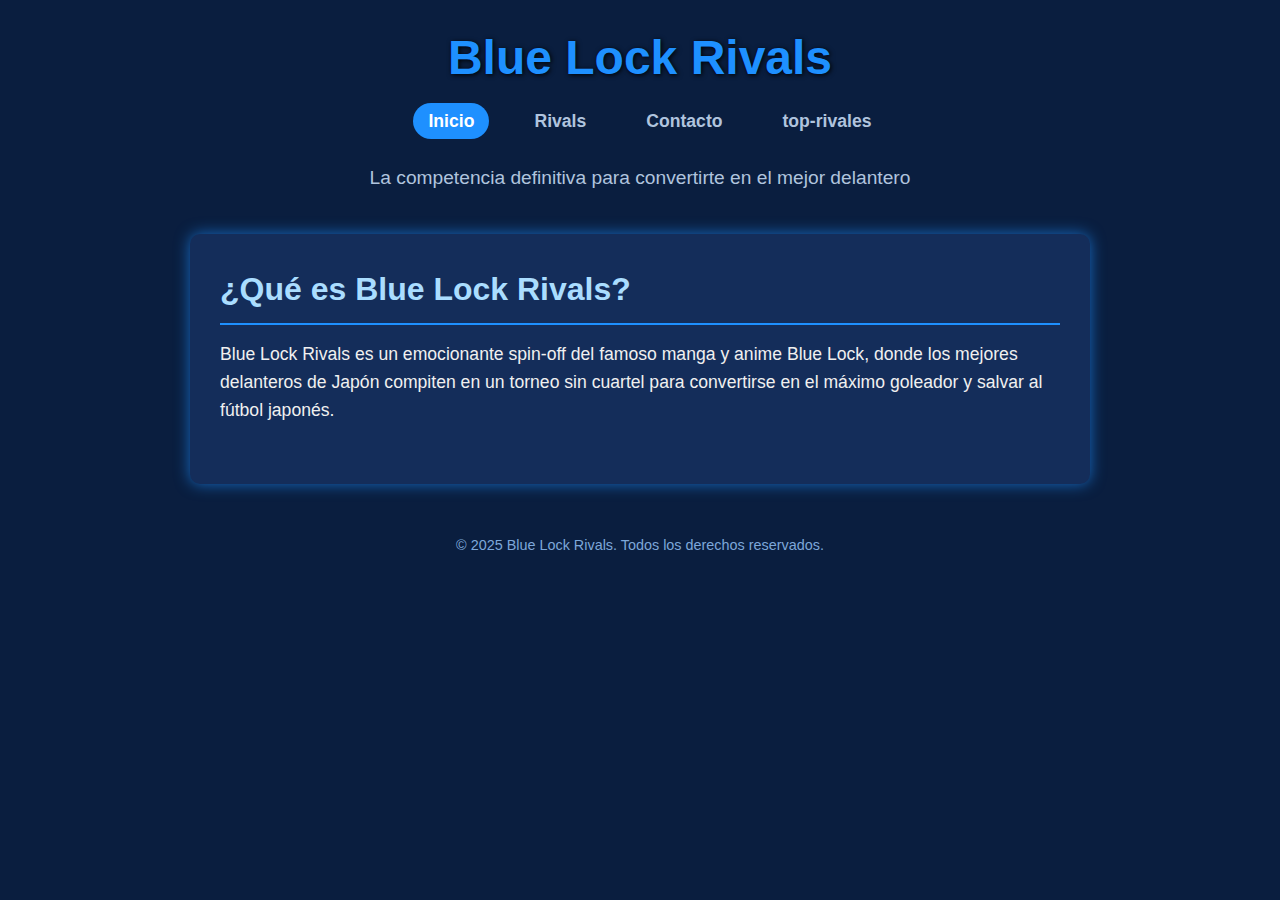
<file: index.html>
<!DOCTYPE html>
<html lang="es">
<head>
    <meta charset="UTF-8" />
    <meta name="viewport" content="width=device-width, initial-scale=1" />
    <title>Blue Lock Rivals - Inicio</title>
    <link rel="stylesheet" href="styles.css" />
</head>
<body>
    <header>
        <h1>Blue Lock Rivals</h1>
        <nav>
            <ul class="nav-list">
                <li><a href="index.html" class="active">Inicio</a></li>
                <li><a href="rivals.html">Rivals</a></li>
                <li><a href="contacte.html">Contacto</a></li>
                <li><a href="top.html">top-rivales</a></li>
            </ul>
        </nav>
        <p>La competencia definitiva para convertirte en el mejor delantero</p>
    </header>

    <main>
        <section id="introduccion">
            <h2>¿Qué es Blue Lock Rivals?</h2>
            <p>
                Blue Lock Rivals es un emocionante spin-off del famoso manga y anime Blue Lock,
                donde los mejores delanteros de Japón compiten en un torneo sin cuartel para convertirse en el máximo goleador y salvar al fútbol japonés.
            </p>
        </section>
    </main>

    <footer>
        &copy; 2025 Blue Lock Rivals. Todos los derechos reservados.
    </footer>
</body>
</html>
</file>
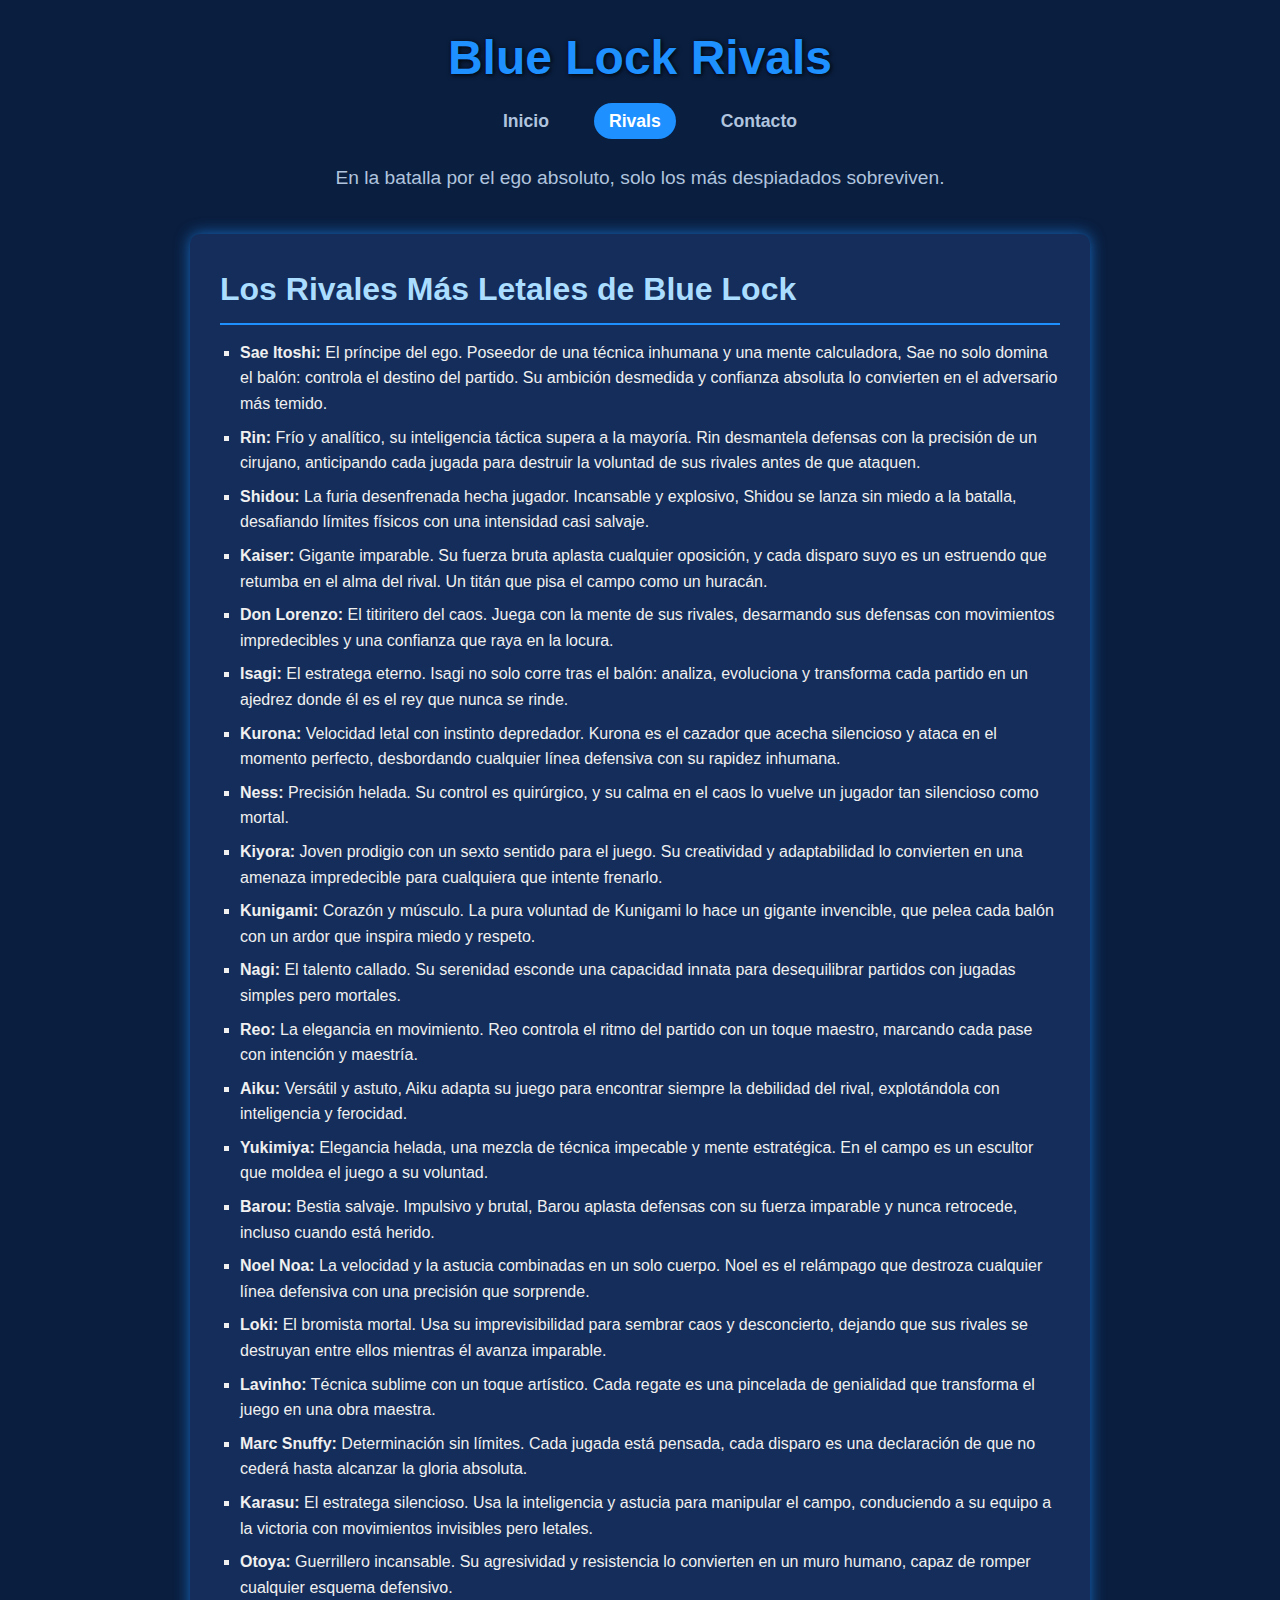
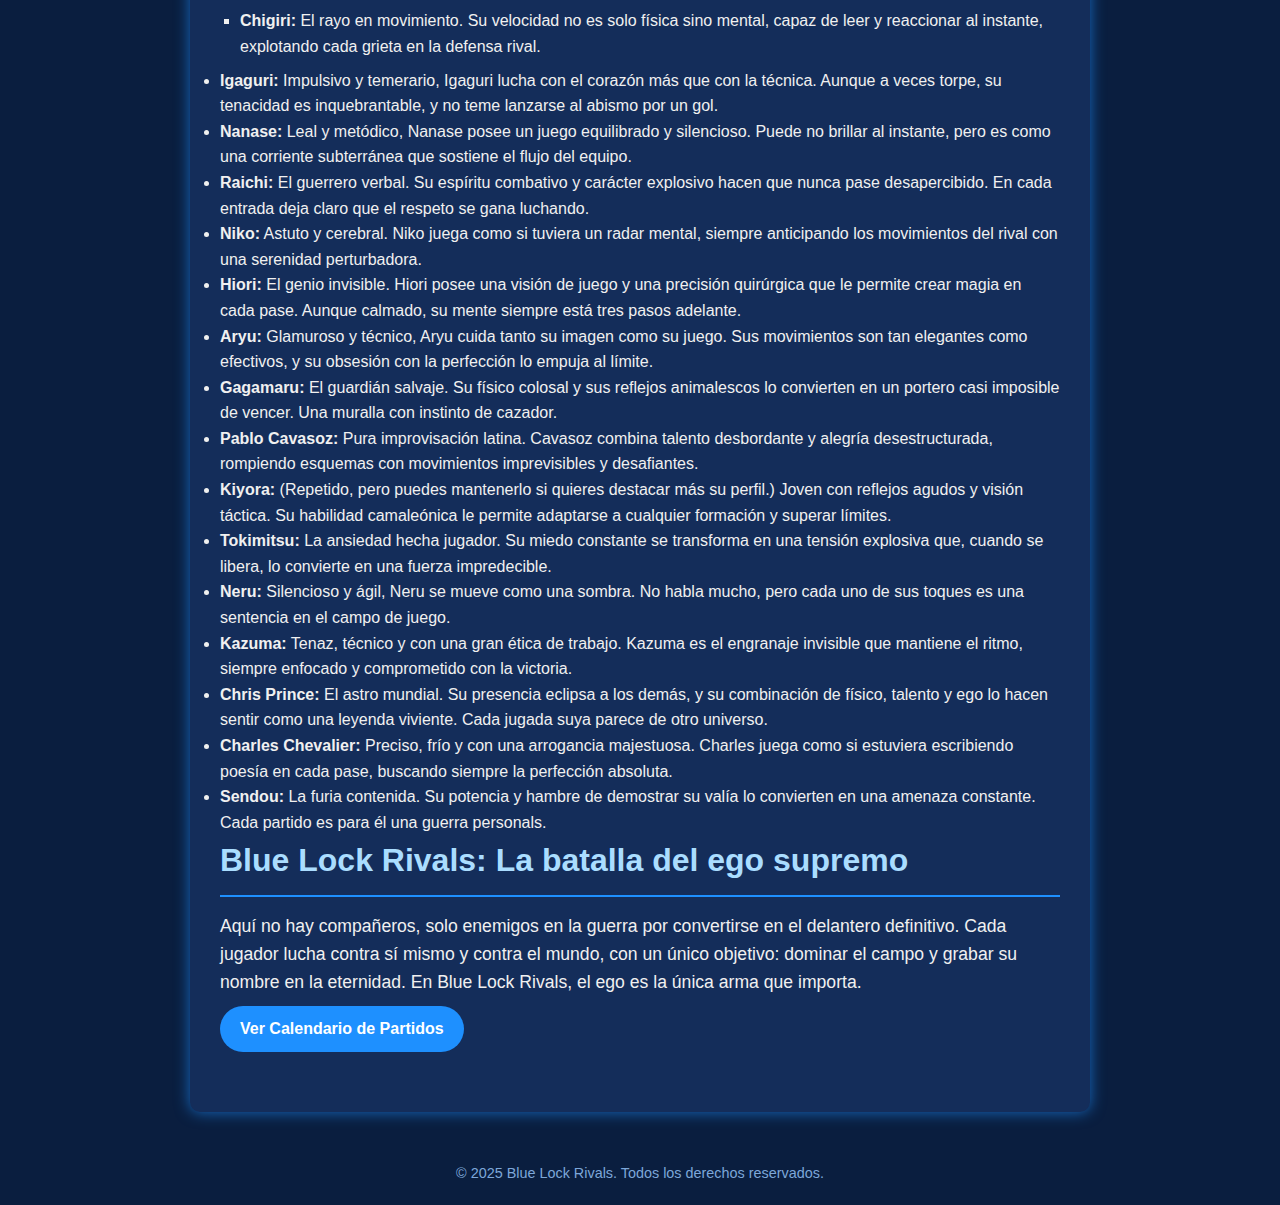
<file: rivals.html>
<!DOCTYPE html>
<html lang="es">
<head>
  <meta charset="UTF-8" />
  <meta name="viewport" content="width=device-width, initial-scale=1" />
  <title>Blue Lock Rivals - Rivales</title>
  <link rel="stylesheet" href="styles.css" />
</head>
<body>
  <header>
    <h1>Blue Lock Rivals</h1>
    <nav>
      <ul class="nav-list">
        <li><a href="index.html">Inicio</a></li>
        <li><a href="rivals.html" class="active">Rivals</a></li>
        <li><a href="contacte.html">Contacto</a></li>
      </ul>
    </nav>
    <p>En la batalla por el ego absoluto, solo los más despiadados sobreviven.</p>
  </header>

  <main>
    <section id="personajes-principales">
      <h2>Los Rivales Más Letales de Blue Lock</h2>
      <ul>
        <li><strong>Sae Itoshi:</strong> El príncipe del ego. Poseedor de una técnica inhumana y una mente calculadora, Sae no solo domina el balón: controla el destino del partido. Su ambición desmedida y confianza absoluta lo convierten en el adversario más temido.</li>

        <li><strong>Rin:</strong> Frío y analítico, su inteligencia táctica supera a la mayoría. Rin desmantela defensas con la precisión de un cirujano, anticipando cada jugada para destruir la voluntad de sus rivales antes de que ataquen.</li>

        <li><strong>Shidou:</strong> La furia desenfrenada hecha jugador. Incansable y explosivo, Shidou se lanza sin miedo a la batalla, desafiando límites físicos con una intensidad casi salvaje.</li>

        <li><strong>Kaiser:</strong> Gigante imparable. Su fuerza bruta aplasta cualquier oposición, y cada disparo suyo es un estruendo que retumba en el alma del rival. Un titán que pisa el campo como un huracán.</li>

        <li><strong>Don Lorenzo:</strong> El titiritero del caos. Juega con la mente de sus rivales, desarmando sus defensas con movimientos impredecibles y una confianza que raya en la locura.</li>

        <li><strong>Isagi:</strong> El estratega eterno. Isagi no solo corre tras el balón: analiza, evoluciona y transforma cada partido en un ajedrez donde él es el rey que nunca se rinde.</li>

        <li><strong>Kurona:</strong> Velocidad letal con instinto depredador. Kurona es el cazador que acecha silencioso y ataca en el momento perfecto, desbordando cualquier línea defensiva con su rapidez inhumana.</li>

        <li><strong>Ness:</strong> Precisión helada. Su control es quirúrgico, y su calma en el caos lo vuelve un jugador tan silencioso como mortal.</li>

        <li><strong>Kiyora:</strong> Joven prodigio con un sexto sentido para el juego. Su creatividad y adaptabilidad lo convierten en una amenaza impredecible para cualquiera que intente frenarlo.</li>

        <li><strong>Kunigami:</strong> Corazón y músculo. La pura voluntad de Kunigami lo hace un gigante invencible, que pelea cada balón con un ardor que inspira miedo y respeto.</li>

        <li><strong>Nagi:</strong> El talento callado. Su serenidad esconde una capacidad innata para desequilibrar partidos con jugadas simples pero mortales.</li>

        <li><strong>Reo:</strong> La elegancia en movimiento. Reo controla el ritmo del partido con un toque maestro, marcando cada pase con intención y maestría.</li>

        <li><strong>Aiku:</strong> Versátil y astuto, Aiku adapta su juego para encontrar siempre la debilidad del rival, explotándola con inteligencia y ferocidad.</li>

        <li><strong>Yukimiya:</strong> Elegancia helada, una mezcla de técnica impecable y mente estratégica. En el campo es un escultor que moldea el juego a su voluntad.</li>

        <li><strong>Barou:</strong> Bestia salvaje. Impulsivo y brutal, Barou aplasta defensas con su fuerza imparable y nunca retrocede, incluso cuando está herido.</li>

        <li><strong>Noel Noa:</strong> La velocidad y la astucia combinadas en un solo cuerpo. Noel es el relámpago que destroza cualquier línea defensiva con una precisión que sorprende.</li>

        <li><strong>Loki:</strong> El bromista mortal. Usa su imprevisibilidad para sembrar caos y desconcierto, dejando que sus rivales se destruyan entre ellos mientras él avanza imparable.</li>

        <li><strong>Lavinho:</strong> Técnica sublime con un toque artístico. Cada regate es una pincelada de genialidad que transforma el juego en una obra maestra.</li>

        <li><strong>Marc Snuffy:</strong> Determinación sin límites. Cada jugada está pensada, cada disparo es una declaración de que no cederá hasta alcanzar la gloria absoluta.</li>

        <li><strong>Karasu:</strong> El estratega silencioso. Usa la inteligencia y astucia para manipular el campo, conduciendo a su equipo a la victoria con movimientos invisibles pero letales.</li>

        <li><strong>Otoya:</strong> Guerrillero incansable. Su agresividad y resistencia lo convierten en un muro humano, capaz de romper cualquier esquema defensivo.</li>

        <li><strong>Chigiri:</strong> El rayo en movimiento. Su velocidad no es solo física sino mental, capaz de leer y reaccionar al instante, explotando cada grieta en la defensa rival.</li>
      </ul>

      <li><strong>Igaguri:</strong> Impulsivo y temerario, Igaguri lucha con el corazón más que con la técnica. Aunque a veces torpe, su tenacidad es inquebrantable, y no teme lanzarse al abismo por un gol.</li>
      
      <li><strong>Nanase:</strong> Leal y metódico, Nanase posee un juego equilibrado y silencioso. Puede no brillar al instante, pero es como una corriente subterránea que sostiene el flujo del equipo.</li>
      
      <li><strong>Raichi:</strong> El guerrero verbal. Su espíritu combativo y carácter explosivo hacen que nunca pase desapercibido. En cada entrada deja claro que el respeto se gana luchando.</li>
      
      <li><strong>Niko:</strong> Astuto y cerebral. Niko juega como si tuviera un radar mental, siempre anticipando los movimientos del rival con una serenidad perturbadora.</li>
      
      <li><strong>Hiori:</strong> El genio invisible. Hiori posee una visión de juego y una precisión quirúrgica que le permite crear magia en cada pase. Aunque calmado, su mente siempre está tres pasos adelante.</li>
      
      <li><strong>Aryu:</strong> Glamuroso y técnico, Aryu cuida tanto su imagen como su juego. Sus movimientos son tan elegantes como efectivos, y su obsesión con la perfección lo empuja al límite.</li>
      
      <li><strong>Gagamaru:</strong> El guardián salvaje. Su físico colosal y sus reflejos animalescos lo convierten en un portero casi imposible de vencer. Una muralla con instinto de cazador.</li>
      
      <li><strong>Pablo Cavasoz:</strong> Pura improvisación latina. Cavasoz combina talento desbordante y alegría desestructurada, rompiendo esquemas con movimientos imprevisibles y desafiantes.</li>
      
      <li><strong>Kiyora:</strong> (Repetido, pero puedes mantenerlo si quieres destacar más su perfil.) Joven con reflejos agudos y visión táctica. Su habilidad camaleónica le permite adaptarse a cualquier formación y superar límites.</li>
      
      <li><strong>Tokimitsu:</strong> La ansiedad hecha jugador. Su miedo constante se transforma en una tensión explosiva que, cuando se libera, lo convierte en una fuerza impredecible.</li>
      
      <li><strong>Neru:</strong> Silencioso y ágil, Neru se mueve como una sombra. No habla mucho, pero cada uno de sus toques es una sentencia en el campo de juego.</li>
      
      <li><strong>Kazuma:</strong> Tenaz, técnico y con una gran ética de trabajo. Kazuma es el engranaje invisible que mantiene el ritmo, siempre enfocado y comprometido con la victoria.</li>
      
      <li><strong>Chris Prince:</strong> El astro mundial. Su presencia eclipsa a los demás, y su combinación de físico, talento y ego lo hacen sentir como una leyenda viviente. Cada jugada suya parece de otro universo.</li>
      
      <li><strong>Charles Chevalier:</strong> Preciso, frío y con una arrogancia majestuosa. Charles juega como si estuviera escribiendo poesía en cada pase, buscando siempre la perfección absoluta.</li>
      
      <li><strong>Sendou:</strong> La furia contenida. Su potencia y hambre de demostrar su valía lo convierten en una amenaza constante. Cada partido es para él una guerra personals.</li>
     
      <h2>Blue Lock Rivals: La batalla del ego supremo</h2>
      <p>
        Aquí no hay compañeros, solo enemigos en la guerra por convertirse en el delantero definitivo. Cada jugador lucha contra sí mismo y contra el mundo, con un único objetivo: dominar el campo y grabar su nombre en la eternidad. En Blue Lock Rivals, el ego es la única arma que importa.
      </p>
      <a href="#" class="btn">Ver Calendario de Partidos</a>
    </section>
  </main>

  <footer>
    &copy; 2025 Blue Lock Rivals. Todos los derechos reservados.
  </footer>
</body>
</html>
</file>
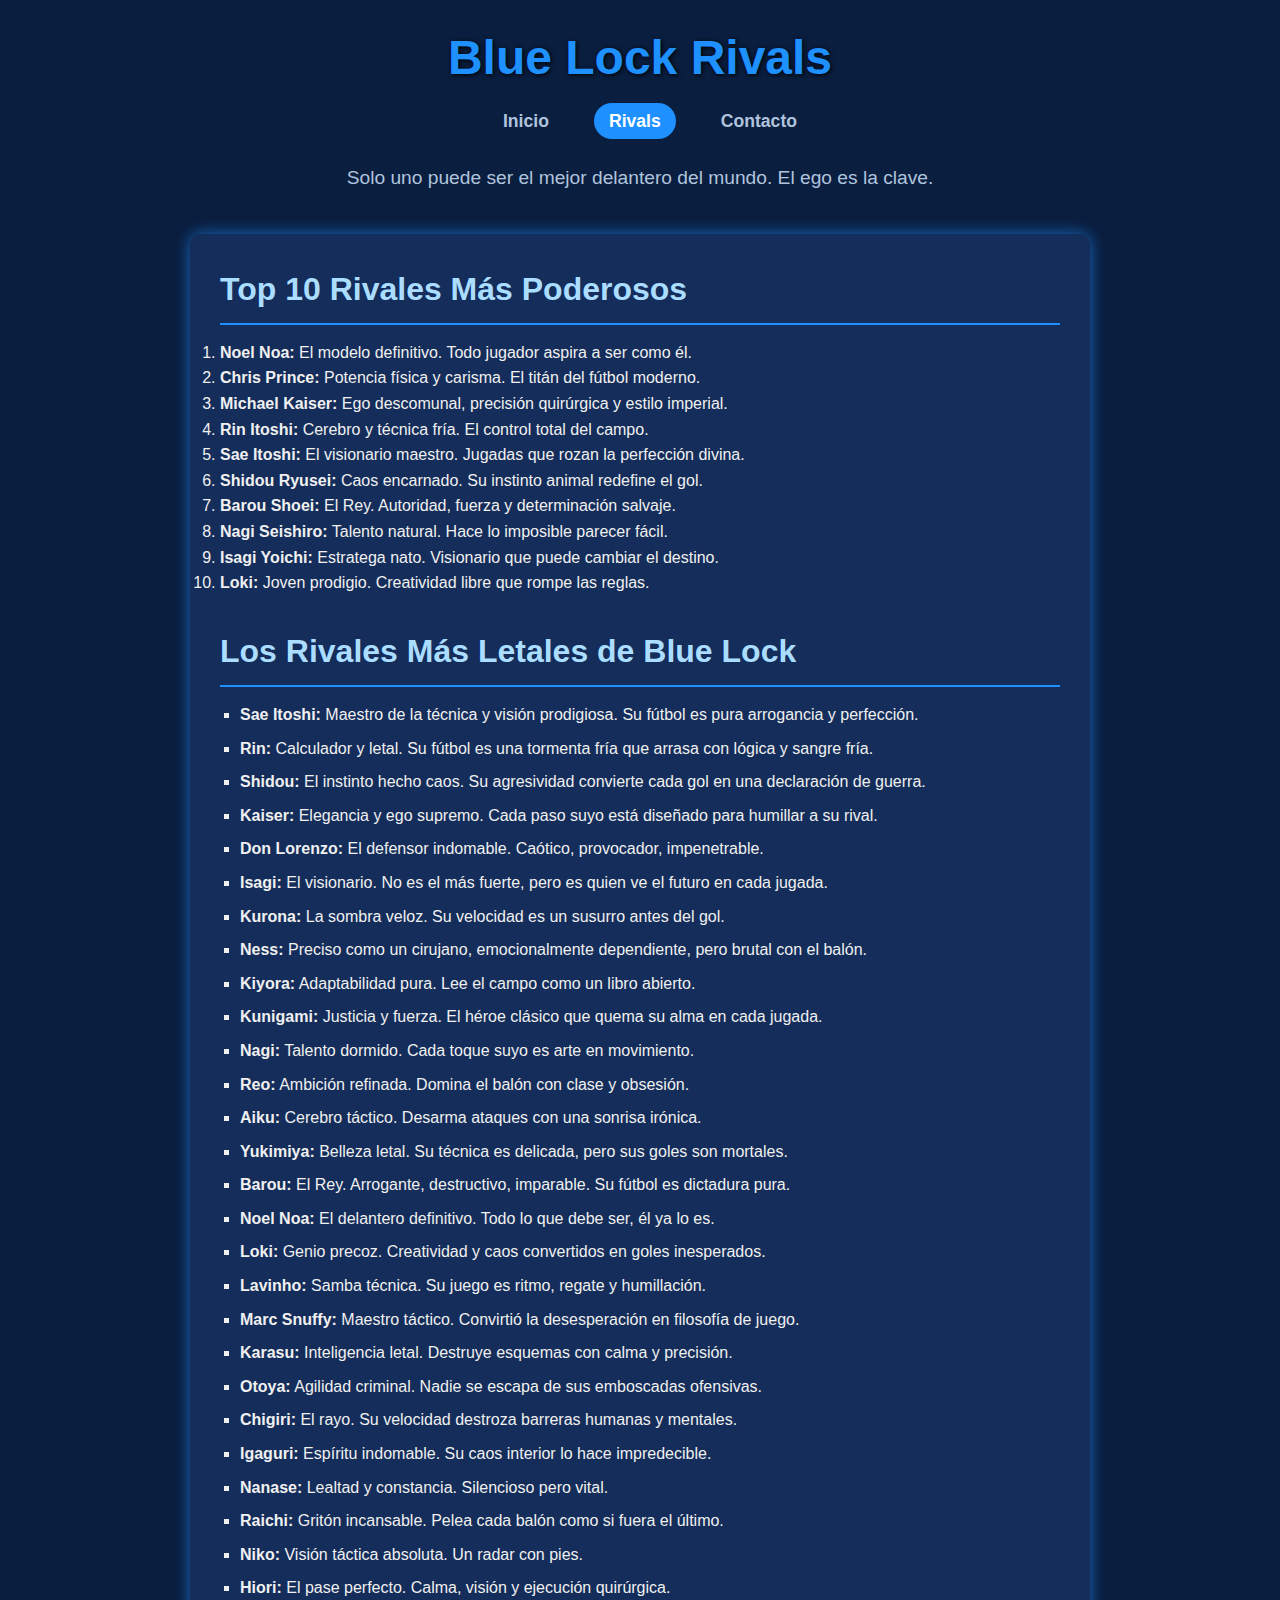
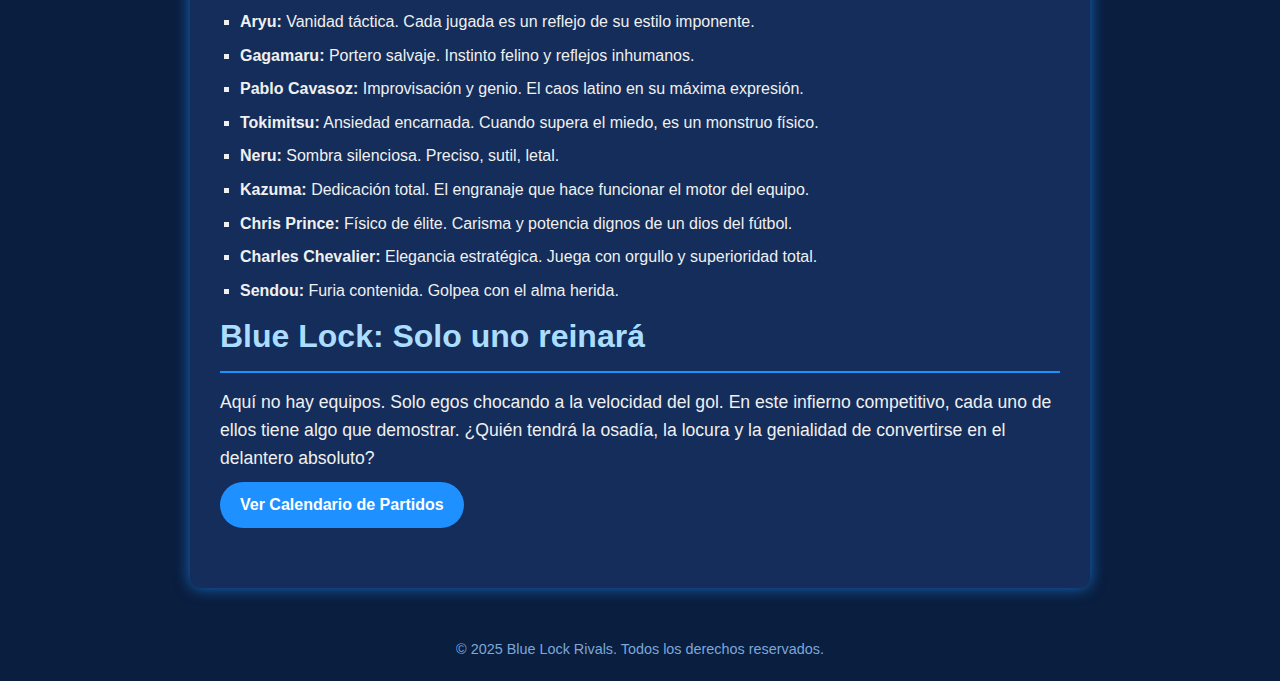
<file: top.html>
<!DOCTYPE html>
<html lang="es">
<head>
  <meta charset="UTF-8" />
  <meta name="viewport" content="width=device-width, initial-scale=1" />
  <title>Blue Lock Rivals - Rivales</title>
  <link rel="stylesheet" href="styles.css" />
</head>
<body>
  <header>
    <h1>Blue Lock Rivals</h1>
    <nav>
      <ul class="nav-list">
        <li><a href="index.html">Inicio</a></li>
        <li><a href="rivals.html" class="active">Rivals</a></li>
        <li><a href="contacte.html">Contacto</a></li>
      </ul>
    </nav>
    <p>Solo uno puede ser el mejor delantero del mundo. El ego es la clave.</p>
  </header>

  <main>
    <section id="top-rivales">
      <h2>Top 10 Rivales Más Poderosos</h2>
      <ol>
        <li><strong>Noel Noa:</strong> El modelo definitivo. Todo jugador aspira a ser como él.</li>
        <li><strong>Chris Prince:</strong> Potencia física y carisma. El titán del fútbol moderno.</li>
        <li><strong>Michael Kaiser:</strong> Ego descomunal, precisión quirúrgica y estilo imperial.</li>
        <li><strong>Rin Itoshi:</strong> Cerebro y técnica fría. El control total del campo.</li>
        <li><strong>Sae Itoshi:</strong> El visionario maestro. Jugadas que rozan la perfección divina.</li>
        <li><strong>Shidou Ryusei:</strong> Caos encarnado. Su instinto animal redefine el gol.</li>
        <li><strong>Barou Shoei:</strong> El Rey. Autoridad, fuerza y determinación salvaje.</li>
        <li><strong>Nagi Seishiro:</strong> Talento natural. Hace lo imposible parecer fácil.</li>
        <li><strong>Isagi Yoichi:</strong> Estratega nato. Visionario que puede cambiar el destino.</li>
        <li><strong>Loki:</strong> Joven prodigio. Creatividad libre que rompe las reglas.</li>
      </ol>
    </section>

    <section id="personajes-principales">
      <h2>Los Rivales Más Letales de Blue Lock</h2>
      <ul>
        <li><strong>Sae Itoshi:</strong> Maestro de la técnica y visión prodigiosa. Su fútbol es pura arrogancia y perfección.</li>
        <li><strong>Rin:</strong> Calculador y letal. Su fútbol es una tormenta fría que arrasa con lógica y sangre fría.</li>
        <li><strong>Shidou:</strong> El instinto hecho caos. Su agresividad convierte cada gol en una declaración de guerra.</li>
        <li><strong>Kaiser:</strong> Elegancia y ego supremo. Cada paso suyo está diseñado para humillar a su rival.</li>
        <li><strong>Don Lorenzo:</strong> El defensor indomable. Caótico, provocador, impenetrable.</li>
        <li><strong>Isagi:</strong> El visionario. No es el más fuerte, pero es quien ve el futuro en cada jugada.</li>
        <li><strong>Kurona:</strong> La sombra veloz. Su velocidad es un susurro antes del gol.</li>
        <li><strong>Ness:</strong> Preciso como un cirujano, emocionalmente dependiente, pero brutal con el balón.</li>
        <li><strong>Kiyora:</strong> Adaptabilidad pura. Lee el campo como un libro abierto.</li>
        <li><strong>Kunigami:</strong> Justicia y fuerza. El héroe clásico que quema su alma en cada jugada.</li>
        <li><strong>Nagi:</strong> Talento dormido. Cada toque suyo es arte en movimiento.</li>
        <li><strong>Reo:</strong> Ambición refinada. Domina el balón con clase y obsesión.</li>
        <li><strong>Aiku:</strong> Cerebro táctico. Desarma ataques con una sonrisa irónica.</li>
        <li><strong>Yukimiya:</strong> Belleza letal. Su técnica es delicada, pero sus goles son mortales.</li>
        <li><strong>Barou:</strong> El Rey. Arrogante, destructivo, imparable. Su fútbol es dictadura pura.</li>
        <li><strong>Noel Noa:</strong> El delantero definitivo. Todo lo que debe ser, él ya lo es.</li>
        <li><strong>Loki:</strong> Genio precoz. Creatividad y caos convertidos en goles inesperados.</li>
        <li><strong>Lavinho:</strong> Samba técnica. Su juego es ritmo, regate y humillación.</li>
        <li><strong>Marc Snuffy:</strong> Maestro táctico. Convirtió la desesperación en filosofía de juego.</li>
        <li><strong>Karasu:</strong> Inteligencia letal. Destruye esquemas con calma y precisión.</li>
        <li><strong>Otoya:</strong> Agilidad criminal. Nadie se escapa de sus emboscadas ofensivas.</li>
        <li><strong>Chigiri:</strong> El rayo. Su velocidad destroza barreras humanas y mentales.</li>
        <li><strong>Igaguri:</strong> Espíritu indomable. Su caos interior lo hace impredecible.</li>
        <li><strong>Nanase:</strong> Lealtad y constancia. Silencioso pero vital.</li>
        <li><strong>Raichi:</strong> Gritón incansable. Pelea cada balón como si fuera el último.</li>
        <li><strong>Niko:</strong> Visión táctica absoluta. Un radar con pies.</li>
        <li><strong>Hiori:</strong> El pase perfecto. Calma, visión y ejecución quirúrgica.</li>
        <li><strong>Aryu:</strong> Vanidad táctica. Cada jugada es un reflejo de su estilo imponente.</li>
        <li><strong>Gagamaru:</strong> Portero salvaje. Instinto felino y reflejos inhumanos.</li>
        <li><strong>Pablo Cavasoz:</strong> Improvisación y genio. El caos latino en su máxima expresión.</li>
        <li><strong>Tokimitsu:</strong> Ansiedad encarnada. Cuando supera el miedo, es un monstruo físico.</li>
        <li><strong>Neru:</strong> Sombra silenciosa. Preciso, sutil, letal.</li>
        <li><strong>Kazuma:</strong> Dedicación total. El engranaje que hace funcionar el motor del equipo.</li>
        <li><strong>Chris Prince:</strong> Físico de élite. Carisma y potencia dignos de un dios del fútbol.</li>
        <li><strong>Charles Chevalier:</strong> Elegancia estratégica. Juega con orgullo y superioridad total.</li>
        <li><strong>Sendou:</strong> Furia contenida. Golpea con el alma herida.</li>
      </ul>

      <h2>Blue Lock: Solo uno reinará</h2>
      <p>
        Aquí no hay equipos. Solo egos chocando a la velocidad del gol. En este infierno competitivo, cada uno de ellos tiene algo que demostrar. ¿Quién tendrá la osadía, la locura y la genialidad de convertirse en el delantero absoluto?
      </p>
      <a href="#" class="btn">Ver Calendario de Partidos</a>
    </section>
  </main>

  <footer>
    &copy; 2025 Blue Lock Rivals. Todos los derechos reservados.
  </footer>
</body>
</html>
</file>
<file: styles.css>
/* Reset básico */
* {
    margin: 0;
    padding: 0;
    box-sizing: border-box;
    font-family: 'Segoe UI', Tahoma, Geneva, Verdana, sans-serif;
}

body {
    background: #0a1e3f; /* azul oscuro */
    color: #f0f0f0;
    line-height: 1.6;
    padding: 20px;
}

header {
    text-align: center;
    margin-bottom: 40px;
}

header h1 {
    font-size: 3rem;
    color: #1e90ff; /* azul brillante */
    margin-bottom: 10px;
    text-shadow: 1px 1px 5px #000;
}

header p {
    font-size: 1.2rem;
    font-weight: 500;
    color: #b0c4de;
}

/* Navegación */
nav ul.nav-list {
    list-style: none;
    display: flex;
    justify-content: center;
    gap: 30px;
    margin-bottom: 20px;
}

nav ul.nav-list li a {
    text-decoration: none;
    color: #b0c4de;
    font-weight: 600;
    font-size: 1.1rem;
    padding: 8px 15px;
    border-radius: 25px;
    transition: background-color 0.3s ease, color 0.3s ease;
}

nav ul.nav-list li a:hover {
    background-color: #1e90ff;
    color: white;
}

nav ul.nav-list li a.active {
    background-color: #1e90ff;
    color: white;
}

main {
    max-width: 900px;
    margin: 0 auto;
    background: #142d5a;
    border-radius: 10px;
    padding: 30px;
    box-shadow: 0 0 15px #1e90ffaa;
}

section {
    margin-bottom: 30px;
}

section h2 {
    border-bottom: 2px solid #1e90ff;
    padding-bottom: 8px;
    margin-bottom: 15px;
    font-size: 2rem;
    color: #aaddff;
}

p {
    font-size: 1.1rem;
    margin-bottom: 10px;
}

ul {
    list-style-type: square;
    margin-left: 20px;
}

ul li {
    margin-bottom: 8px;
}

footer {
    text-align: center;
    margin-top: 50px;
    font-size: 0.9rem;
    color: #7da7d9;
}

/* Botón con hover */
.btn {
    display: inline-block;
    background: #1e90ff;
    color: white;
    padding: 10px 20px;
    border-radius: 30px;
    text-decoration: none;
    font-weight: 600;
    transition: background-color 0.3s ease;
}

.btn:hover {
    background: #63b3ff;
}

a.link {
    color: #63b3ff;
    text-decoration: none;
}

a.link:hover {
    text-decoration: underline;
}
</file>
